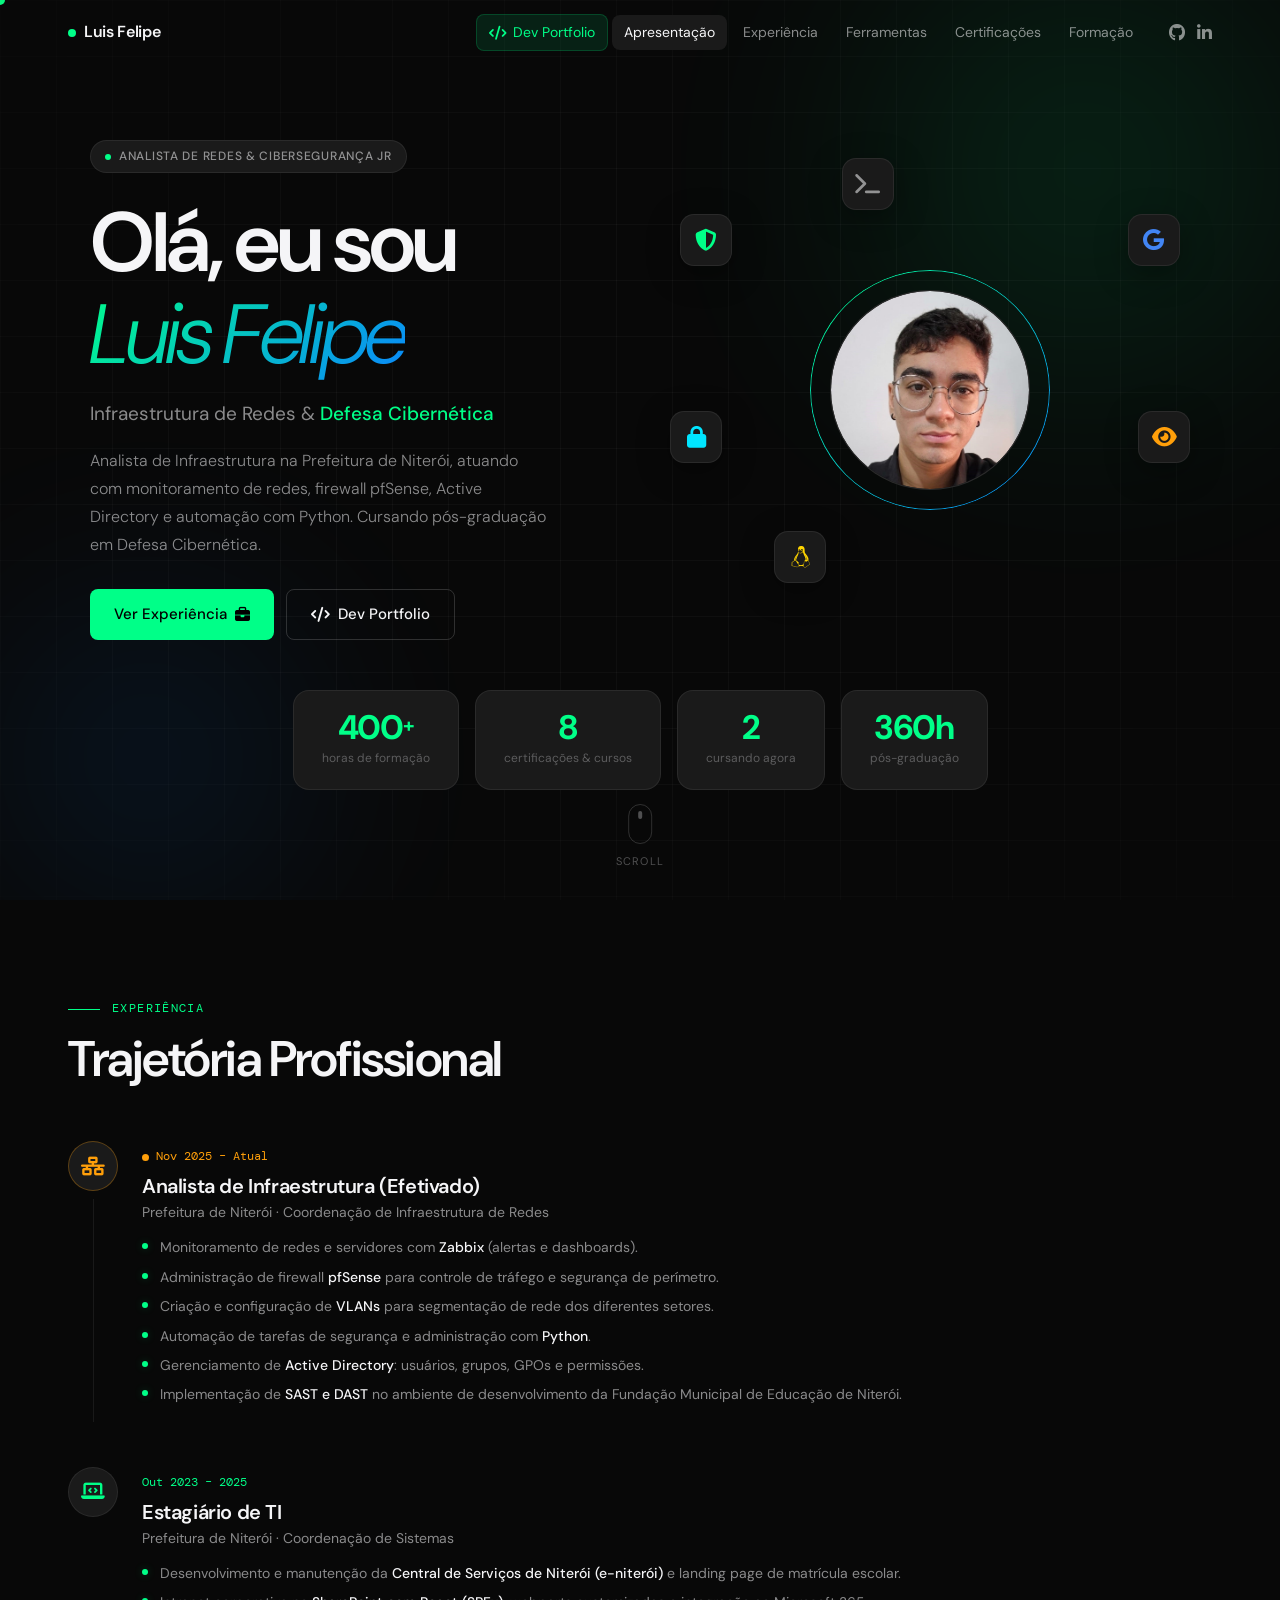
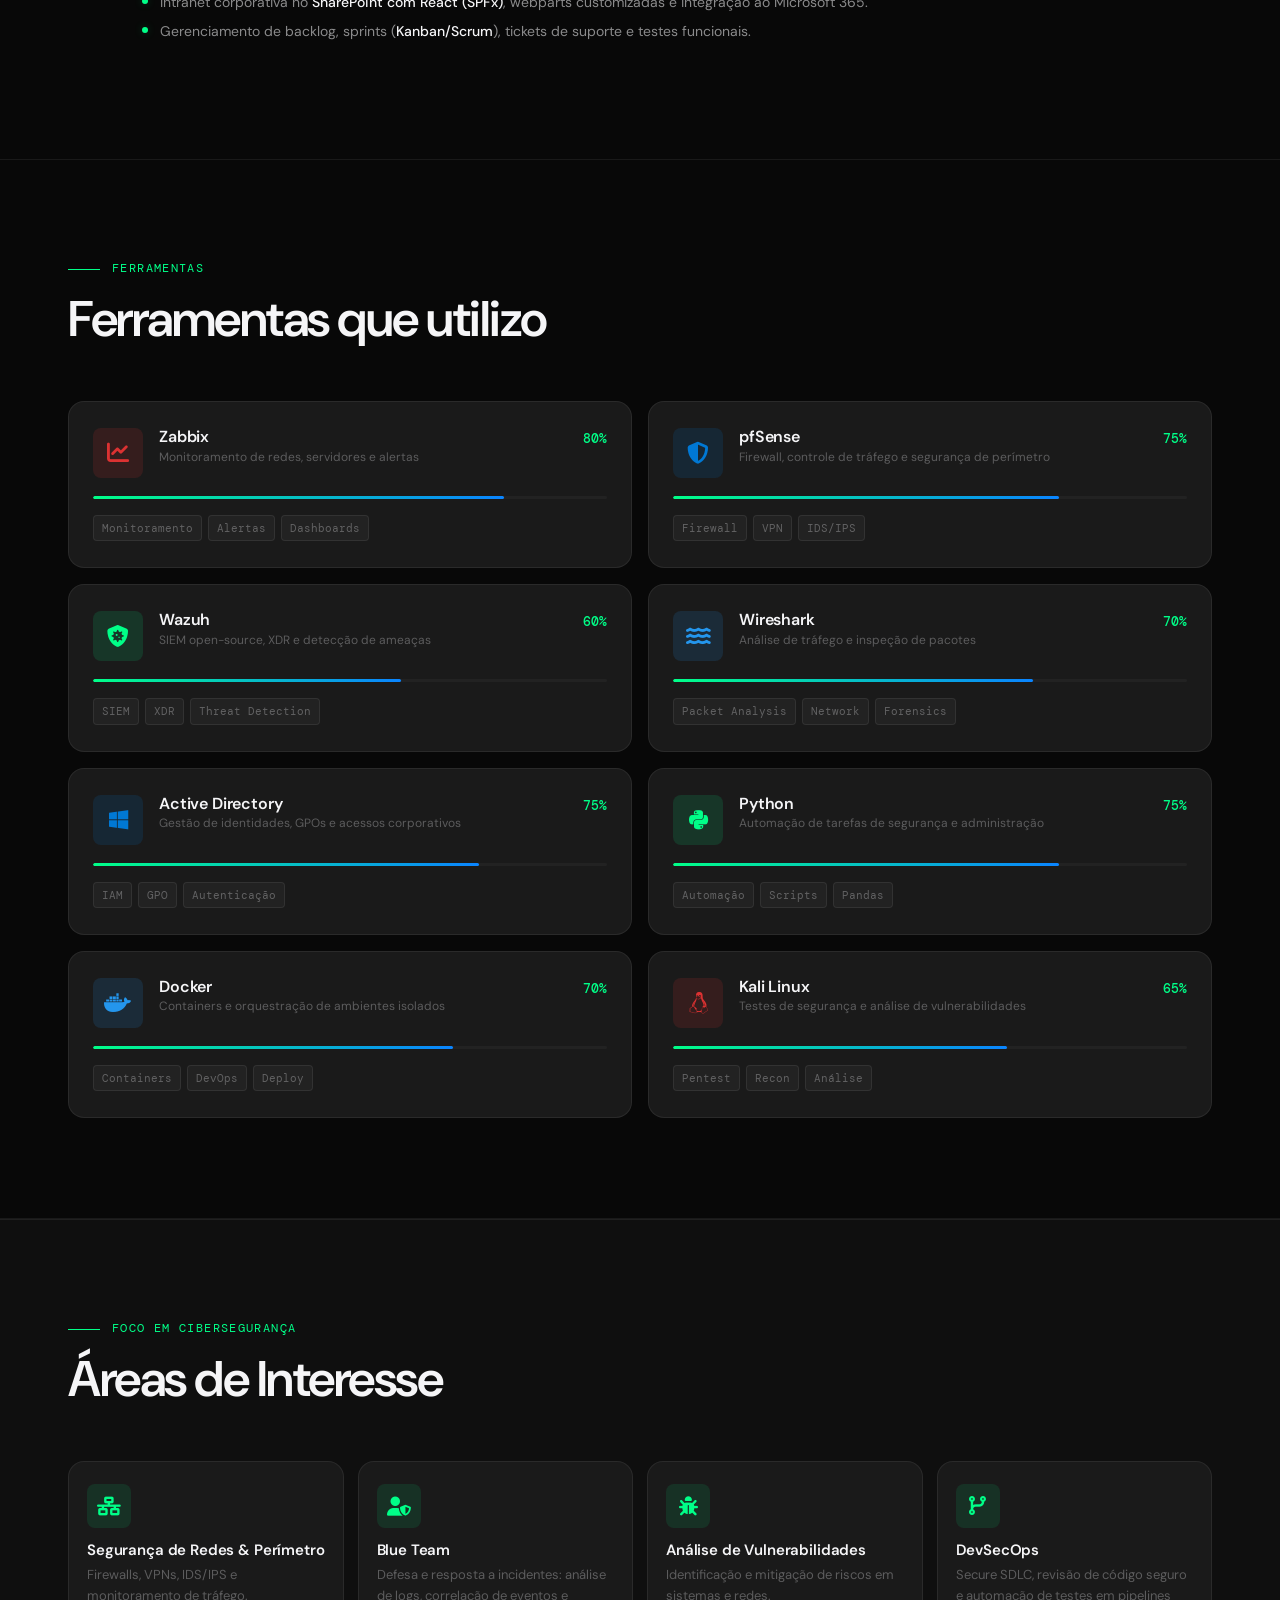
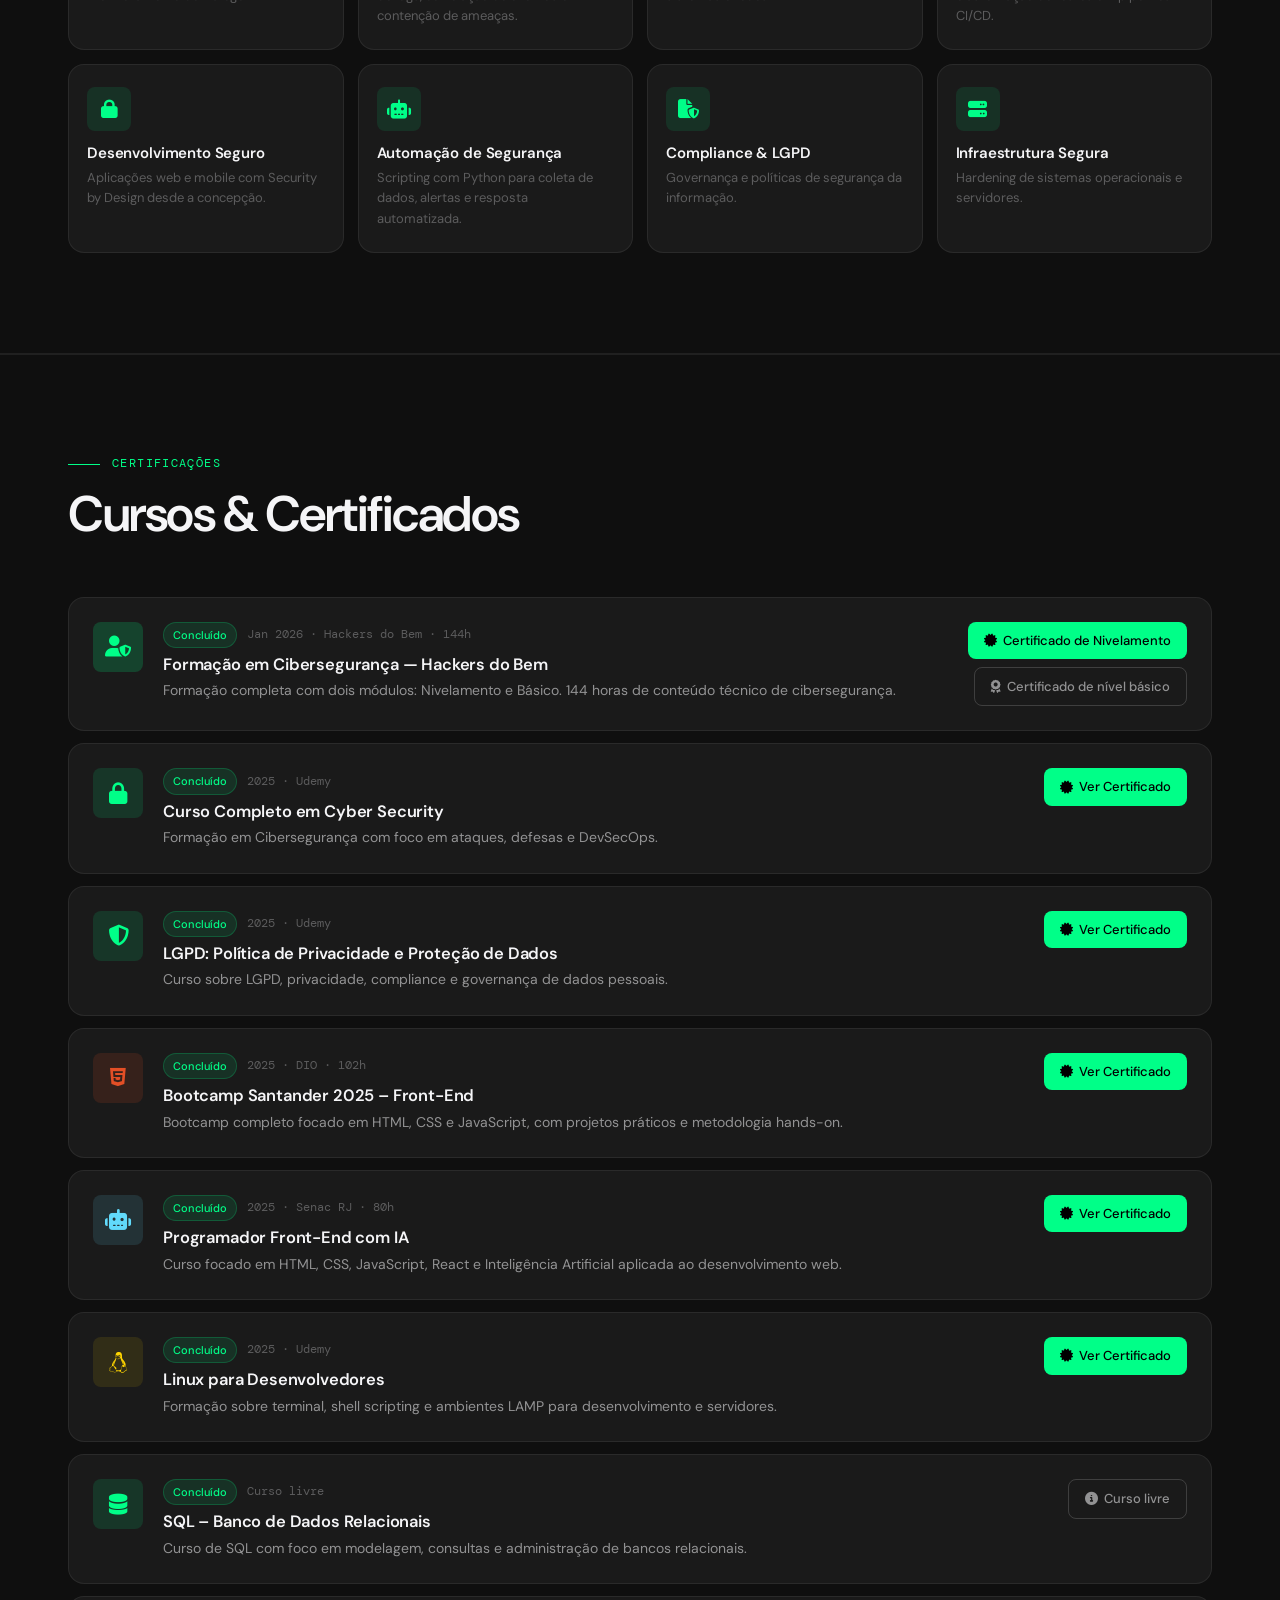
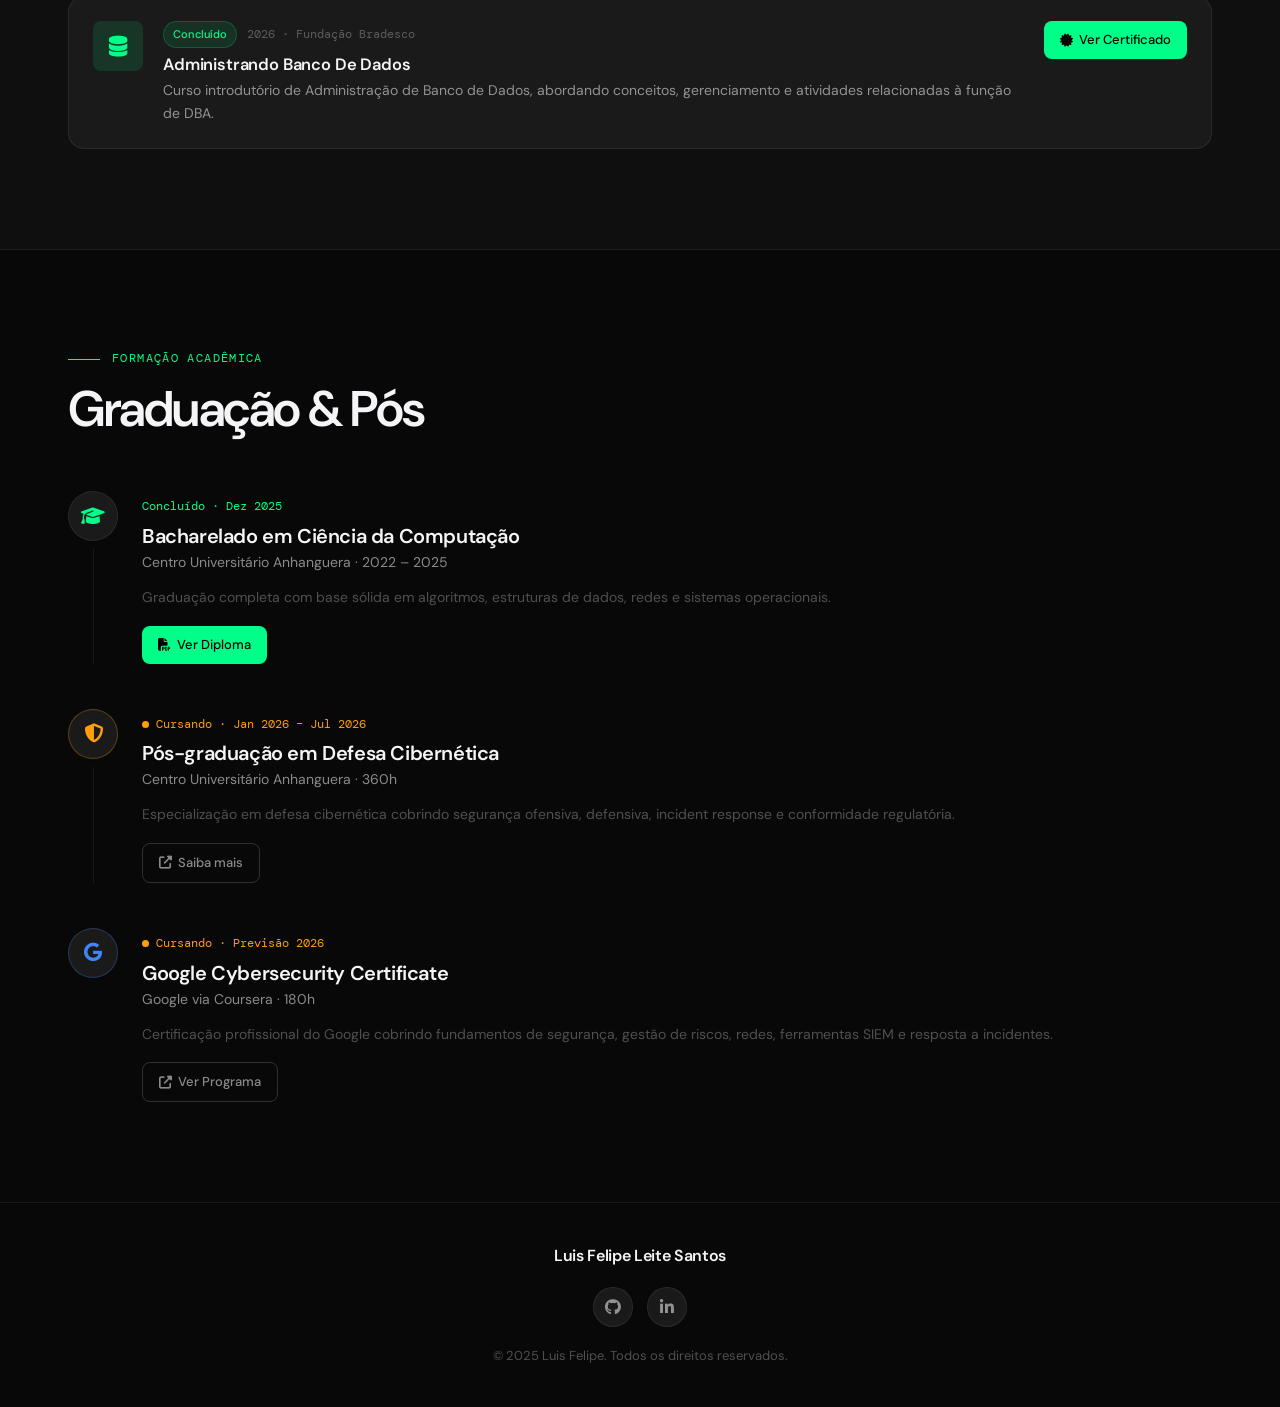
<file: security.html>
<!DOCTYPE html>
<html lang="pt-br">
<head>
  <meta charset="UTF-8">
  <meta name="viewport" content="width=device-width, initial-scale=1.0">
  <title>Luis Felipe — Segurança & Certificações</title>
  <meta name="description" content="Analista de Redes e Cibersegurança Jr — Certificações, ferramentas e formação de Luis Felipe Leite Santos">
  <link rel="preconnect" href="https://fonts.googleapis.com">
  <link rel="preconnect" href="https://fonts.gstatic.com" crossorigin>
  <link href="https://fonts.googleapis.com/css2?family=DM+Sans:ital,opsz,wght@0,9..40,300;0,9..40,400;0,9..40,500;0,9..40,600;1,9..40,300&family=DM+Mono:wght@400;500&display=swap" rel="stylesheet">
  <link rel="stylesheet" href="https://cdnjs.cloudflare.com/ajax/libs/font-awesome/6.4.0/css/all.min.css">
  <link rel="stylesheet" href="./css/style.css">
  <link rel="stylesheet" href="./css/resp.css">
</head>
<body class="page--security">
  <div class="cursor" id="cursor"></div>

  <!-- HEADER -->
  <header class="header" id="header">
    <div class="nav-container">
      <div class="nav-logo">
        <span class="logo-dot logo-dot--sec"></span>
        <span>Luis Felipe</span>
      </div>
      <nav class="nav-links" id="navLinks">
        <a href="index.html" class="nav-link nav-link--switch">
          <i class="fas fa-code"></i> Dev Portfolio
        </a>
        <a href="#home"        class="nav-link active">Apresentação</a>
        <a href="#experience"  class="nav-link">Experiência</a>
        <a href="#sec-tools"   class="nav-link">Ferramentas</a>
        <a href="#certs"       class="nav-link">Certificações</a>
        <a href="#education"   class="nav-link">Formação</a>
      </nav>
      <div class="nav-socials">
        <a href="https://github.com/Luisbmth"  target="_blank" rel="noopener noreferrer" aria-label="GitHub"><i class="fab fa-github"></i></a>
        <a href="https://www.linkedin.com/in/luis-felipe-371638280/" target="_blank" rel="noopener noreferrer" aria-label="LinkedIn"><i class="fab fa-linkedin-in"></i></a>
      </div>
      <button class="hamburger" id="hamburger" aria-label="Menu">
        <span></span><span></span><span></span>
      </button>
    </div>
    <div class="mobile-menu" id="mobileMenu">
      <a href="index.html"   class="mobile-link">Dev Portfolio</a>
      <a href="#home"        class="mobile-link">Apresentação</a>
      <a href="#experience"  class="mobile-link">Experiência</a>
      <a href="#sec-tools"   class="mobile-link">Ferramentas</a>
      <a href="#certs"       class="mobile-link">Certificações</a>
      <a href="#education"   class="mobile-link">Formação</a>
    </div>
  </header>

  <main>
    <!-- ══ HERO SECURITY ══ -->
    <section id="home" class="hero hero--sec">
      <div class="hero-bg">
        <div class="hero-orb hero-orb--sec1"></div>
        <div class="hero-orb hero-orb--sec2"></div>
        <div class="hero-grid"></div>
      </div>

      <div class="hero-inner">
        <div class="hero-text">
          <div class="hero-eyebrow reveal">
            <span class="eyebrow-dot eyebrow-dot--sec"></span>
            <span>Analista de Redes &amp; Cibersegurança Jr</span>
          </div>

          <h1 class="hero-title reveal reveal--d1">
            Olá, eu sou<br>
            <em>Luis Felipe</em>
          </h1>

          <p class="hero-role reveal reveal--d2">
            Infraestrutura de Redes &amp; <span class="role-highlight">Defesa Cibernética</span>
          </p>

          <p class="hero-desc reveal reveal--d3">
            Analista de Infraestrutura na Prefeitura de Niterói, atuando com monitoramento de redes, firewall pfSense, Active Directory e automação com Python. Cursando pós-graduação em Defesa Cibernética.
          </p>

          <div class="hero-actions reveal reveal--d4">
            <a href="#experience" class="btn btn--sec">Ver Experiência <i class="fas fa-briefcase"></i></a>
            <a href="index.html" class="btn btn--ghost">
              <i class="fas fa-code"></i> Dev Portfolio
            </a>
          </div>
        </div>

        <div class="hero-visual reveal reveal--d2">
          <div class="avatar-wrap">
            <div class="avatar-ring avatar-ring--sec"></div>
            <div class="avatar-placeholder">
              <img src="./img/Luis_Felipe.jpeg" alt="Luis Felipe" class="avatar-img">
            </div>
          </div>

          <div class="float-icon float-icon--shield" style="--delay:0s">  <i class="fas fa-shield-alt"></i></div>
          <div class="float-icon float-icon--lock"   style="--delay:0.5s"><i class="fas fa-lock"></i></div>
          <div class="float-icon float-icon--linux"  style="--delay:1s">  <i class="fab fa-linux"></i></div>
          <div class="float-icon float-icon--google" style="--delay:1.5s"><i class="fab fa-google"></i></div>
          <div class="float-icon float-icon--eye"    style="--delay:2s">  <i class="fas fa-eye"></i></div>
          <div class="float-icon float-icon--code"   style="--delay:2.5s"><i class="fas fa-terminal"></i></div>
        </div>
      </div>

      <!-- Stats -->
      <div class="sec-stats reveal reveal--d5">
        <div class="stat-chip">
          <span class="stat-n">400<span class="stat-plus">+</span></span>
          <span class="stat-l">horas de formação</span>
        </div>
        <div class="stat-chip">
          <span class="stat-n">8</span>
          <span class="stat-l">certificações &amp; cursos</span>
        </div>
        <div class="stat-chip">
          <span class="stat-n">2</span>
          <span class="stat-l">cursando agora</span>
        </div>
        <div class="stat-chip">
          <span class="stat-n">360h</span>
          <span class="stat-l">pós-graduação</span>
        </div>
      </div>

      <div class="hero-scroll">
        <div class="scroll-indicator"><div class="scroll-wheel"></div></div>
        <span>Scroll</span>
      </div>
    </section>

    <!-- ══ EXPERIÊNCIA PROFISSIONAL ══ -->
    <section id="experience" class="experience">
      <div class="section-container">
        <div class="section-label section-label--sec">
          <span class="label-line label-line--sec"></span>
          <span>Experiência</span>
        </div>
        <h2 class="section-title">Trajetória Profissional</h2>

        <div class="edu-timeline">

          <div class="edu-card">
            <div class="edu-left">
              <div class="edu-icon edu-icon--progress"><i class="fas fa-network-wired"></i></div>
              <div class="edu-line"></div>
            </div>
            <div class="edu-content">
              <div class="edu-badge edu-badge--progress">
                <span class="badge-pulse"></span> Nov 2025 – Atual
              </div>
              <h3 class="edu-title">Analista de Infraestrutura (Efetivado)</h3>
              <p class="edu-inst">Prefeitura de Niterói · Coordenação de Infraestrutura de Redes</p>
              <ul class="exp-list">
                <li>Monitoramento de redes e servidores com <strong>Zabbix</strong> (alertas e dashboards).</li>
                <li>Administração de firewall <strong>pfSense</strong> para controle de tráfego e segurança de perímetro.</li>
                <li>Criação e configuração de <strong>VLANs</strong> para segmentação de rede dos diferentes setores.</li>
                <li>Automação de tarefas de segurança e administração com <strong>Python</strong>.</li>
                <li>Gerenciamento de <strong>Active Directory</strong>: usuários, grupos, GPOs e permissões.</li>
                <li>Implementação de <strong>SAST e DAST</strong> no ambiente de desenvolvimento da Fundação Municipal de Educação de Niterói.</li>
              </ul>
            </div>
          </div>

          <div class="edu-card">
            <div class="edu-left">
              <div class="edu-icon"><i class="fas fa-laptop-code"></i></div>
            </div>
            <div class="edu-content">
              <div class="edu-badge">Out 2023 – 2025</div>
              <h3 class="edu-title">Estagiário de TI</h3>
              <p class="edu-inst">Prefeitura de Niterói · Coordenação de Sistemas</p>
              <ul class="exp-list">
                <li>Desenvolvimento e manutenção da <strong>Central de Serviços de Niterói (e-niterói)</strong> e landing page de matrícula escolar.</li>
                <li>Intranet corporativa no <strong>SharePoint com React (SPFx)</strong>, webparts customizadas e integração ao Microsoft 365.</li>
                <li>Gerenciamento de backlog, sprints (<strong>Kanban/Scrum</strong>), tickets de suporte e testes funcionais.</li>
              </ul>
            </div>
          </div>

        </div>
      </div>
    </section>

    <!-- ══ FERRAMENTAS DE SEGURANÇA ══ -->
    <section id="sec-tools" class="sec-tools">
      <div class="section-container">
        <div class="section-label section-label--sec">
          <span class="label-line label-line--sec"></span>
          <span>Ferramentas</span>
        </div>
        <h2 class="section-title">Ferramentas que utilizo</h2>

        <div class="sec-tools-grid">

          <!-- Zabbix -->
          <div class="sec-tool-card">
            <div class="sec-tool-header">
              <div class="sec-tool-icon sec-tool-icon--zabbix">
                <i class="fas fa-chart-line"></i>
              </div>
              <div class="sec-tool-info">
                <h3 class="sec-tool-name">Zabbix</h3>
                <p class="sec-tool-sub">Monitoramento de redes, servidores e alertas</p>
              </div>
              <span class="sec-tool-pct">80%</span>
            </div>
            <div class="sec-tool-bar">
              <div class="sec-tool-fill" data-w="80"></div>
            </div>
            <div class="sec-tool-tags">
              <span>Monitoramento</span><span>Alertas</span><span>Dashboards</span>
            </div>
          </div>

          <!-- pfSense -->
          <div class="sec-tool-card">
            <div class="sec-tool-header">
              <div class="sec-tool-icon sec-tool-icon--ad">
                <i class="fas fa-shield-halved"></i>
              </div>
              <div class="sec-tool-info">
                <h3 class="sec-tool-name">pfSense</h3>
                <p class="sec-tool-sub">Firewall, controle de tráfego e segurança de perímetro</p>
              </div>
              <span class="sec-tool-pct">75%</span>
            </div>
            <div class="sec-tool-bar">
              <div class="sec-tool-fill" data-w="75"></div>
            </div>
            <div class="sec-tool-tags">
              <span>Firewall</span><span>VPN</span><span>IDS/IPS</span>
            </div>
          </div>

          <!-- Wazuh -->
          <div class="sec-tool-card">
            <div class="sec-tool-header">
              <div class="sec-tool-icon sec-tool-icon--wazuh">
                <i class="fas fa-shield-virus"></i>
              </div>
              <div class="sec-tool-info">
                <h3 class="sec-tool-name">Wazuh</h3>
                <p class="sec-tool-sub">SIEM open-source, XDR e detecção de ameaças</p>
              </div>
              <span class="sec-tool-pct">60%</span>
            </div>
            <div class="sec-tool-bar">
              <div class="sec-tool-fill" data-w="60"></div>
            </div>
            <div class="sec-tool-tags">
              <span>SIEM</span><span>XDR</span><span>Threat Detection</span>
            </div>
          </div>

          <!-- Wireshark -->
          <div class="sec-tool-card">
            <div class="sec-tool-header">
              <div class="sec-tool-icon sec-tool-icon--docker">
                <i class="fas fa-water"></i>
              </div>
              <div class="sec-tool-info">
                <h3 class="sec-tool-name">Wireshark</h3>
                <p class="sec-tool-sub">Análise de tráfego e inspeção de pacotes</p>
              </div>
              <span class="sec-tool-pct">70%</span>
            </div>
            <div class="sec-tool-bar">
              <div class="sec-tool-fill" data-w="70"></div>
            </div>
            <div class="sec-tool-tags">
              <span>Packet Analysis</span><span>Network</span><span>Forensics</span>
            </div>
          </div>

          <!-- Active Directory -->
          <div class="sec-tool-card">
            <div class="sec-tool-header">
              <div class="sec-tool-icon sec-tool-icon--ad">
                <i class="fab fa-windows"></i>
              </div>
              <div class="sec-tool-info">
                <h3 class="sec-tool-name">Active Directory</h3>
                <p class="sec-tool-sub">Gestão de identidades, GPOs e acessos corporativos</p>
              </div>
              <span class="sec-tool-pct">75%</span>
            </div>
            <div class="sec-tool-bar">
              <div class="sec-tool-fill" data-w="75"></div>
            </div>
            <div class="sec-tool-tags">
              <span>IAM</span><span>GPO</span><span>Autenticação</span>
            </div>
          </div>

          <!-- Python -->
          <div class="sec-tool-card">
            <div class="sec-tool-header">
              <div class="sec-tool-icon sec-tool-icon--wazuh">
                <i class="fab fa-python"></i>
              </div>
              <div class="sec-tool-info">
                <h3 class="sec-tool-name">Python</h3>
                <p class="sec-tool-sub">Automação de tarefas de segurança e administração</p>
              </div>
              <span class="sec-tool-pct">75%</span>
            </div>
            <div class="sec-tool-bar">
              <div class="sec-tool-fill" data-w="75"></div>
            </div>
            <div class="sec-tool-tags">
              <span>Automação</span><span>Scripts</span><span>Pandas</span>
            </div>
          </div>

          <!-- Docker -->
          <div class="sec-tool-card">
            <div class="sec-tool-header">
              <div class="sec-tool-icon sec-tool-icon--docker">
                <i class="fab fa-docker"></i>
              </div>
              <div class="sec-tool-info">
                <h3 class="sec-tool-name">Docker</h3>
                <p class="sec-tool-sub">Containers e orquestração de ambientes isolados</p>
              </div>
              <span class="sec-tool-pct">70%</span>
            </div>
            <div class="sec-tool-bar">
              <div class="sec-tool-fill" data-w="70"></div>
            </div>
            <div class="sec-tool-tags">
              <span>Containers</span><span>DevOps</span><span>Deploy</span>
            </div>
          </div>

          <!-- Kali Linux -->
          <div class="sec-tool-card">
            <div class="sec-tool-header">
              <div class="sec-tool-icon sec-tool-icon--zabbix">
                <i class="fab fa-linux"></i>
              </div>
              <div class="sec-tool-info">
                <h3 class="sec-tool-name">Kali Linux</h3>
                <p class="sec-tool-sub">Testes de segurança e análise de vulnerabilidades</p>
              </div>
              <span class="sec-tool-pct">65%</span>
            </div>
            <div class="sec-tool-bar">
              <div class="sec-tool-fill" data-w="65"></div>
            </div>
            <div class="sec-tool-tags">
              <span>Pentest</span><span>Recon</span><span>Análise</span>
            </div>
          </div>

        </div>
      </div>
    </section>

    <!-- ══ ÁREAS DE INTERESSE ══ -->
    <section id="interests" class="interests">
      <div class="section-container">
        <div class="section-label section-label--sec">
          <span class="label-line label-line--sec"></span>
          <span>Foco em Cibersegurança</span>
        </div>
        <h2 class="section-title">Áreas de Interesse</h2>

        <div class="interests-grid">
          <div class="interest-card">
            <div class="interest-icon"><i class="fas fa-network-wired"></i></div>
            <h3>Segurança de Redes &amp; Perímetro</h3>
            <p>Firewalls, VPNs, IDS/IPS e monitoramento de tráfego.</p>
          </div>
          <div class="interest-card">
            <div class="interest-icon"><i class="fas fa-user-shield"></i></div>
            <h3>Blue Team</h3>
            <p>Defesa e resposta a incidentes: análise de logs, correlação de eventos e contenção de ameaças.</p>
          </div>
          <div class="interest-card">
            <div class="interest-icon"><i class="fas fa-bug"></i></div>
            <h3>Análise de Vulnerabilidades</h3>
            <p>Identificação e mitigação de riscos em sistemas e redes.</p>
          </div>
          <div class="interest-card">
            <div class="interest-icon"><i class="fas fa-code-branch"></i></div>
            <h3>DevSecOps</h3>
            <p>Secure SDLC, revisão de código seguro e automação de testes em pipelines CI/CD.</p>
          </div>
          <div class="interest-card">
            <div class="interest-icon"><i class="fas fa-lock"></i></div>
            <h3>Desenvolvimento Seguro</h3>
            <p>Aplicações web e mobile com Security by Design desde a concepção.</p>
          </div>
          <div class="interest-card">
            <div class="interest-icon"><i class="fas fa-robot"></i></div>
            <h3>Automação de Segurança</h3>
            <p>Scripting com Python para coleta de dados, alertas e resposta automatizada.</p>
          </div>
          <div class="interest-card">
            <div class="interest-icon"><i class="fas fa-file-shield"></i></div>
            <h3>Compliance &amp; LGPD</h3>
            <p>Governança e políticas de segurança da informação.</p>
          </div>
          <div class="interest-card">
            <div class="interest-icon"><i class="fas fa-server"></i></div>
            <h3>Infraestrutura Segura</h3>
            <p>Hardening de sistemas operacionais e servidores.</p>
          </div>
        </div>
      </div>
    </section>

    <!-- ══ CERTIFICAÇÕES ══ -->
    <section id="certs" class="certs">
      <div class="section-container">
        <div class="section-label section-label--sec">
          <span class="label-line label-line--sec"></span>
          <span>Certificações</span>
        </div>
        <h2 class="section-title">Cursos &amp; Certificados</h2>

        <div class="cert-list">

          <div class="cert-card">
            <div class="cert-icon cert-icon--hdb"><i class="fas fa-user-shield"></i></div>
            <div class="cert-body">
              <div class="cert-meta">
                <span class="cert-tag cert-tag--done">Concluído</span>
                <span class="cert-year">Jan 2026 &middot; Hackers do Bem &middot; 144h</span>
              </div>
              <h3 class="cert-title">Formação em Cibersegurança — Hackers do Bem</h3>
              <p class="cert-desc">Formação completa com dois módulos: Nivelamento e Básico. 144 horas de conteúdo técnico de cibersegurança.</p>
            </div>
            <div class="cert-action cert-action--multi">
              <a href="./assets/certificados/Certificado_-_Nivelamento.pdf" target="_blank" rel="noopener noreferrer" class="cert-btn">
                <i class="fas fa-certificate"></i> Certificado de Nivelamento
              </a>
              <a href="./assets/certificados/Certificado_-_Basico.pdf" target="_blank" rel="noopener noreferrer" class="cert-btn cert-btn--ghost">
                <i class="fas fa-award"></i> Certificado de nível básico
              </a>
            </div>
          </div>

          <div class="cert-card">
            <div class="cert-icon cert-icon--sec"><i class="fas fa-lock"></i></div>
            <div class="cert-body">
              <div class="cert-meta">
                <span class="cert-tag cert-tag--done">Concluído</span>
                <span class="cert-year">2025 &middot; Udemy</span>
              </div>
              <h3 class="cert-title">Curso Completo em Cyber Security</h3>
              <p class="cert-desc">Formação em Cibersegurança com foco em ataques, defesas e DevSecOps.</p>
            </div>
            <div class="cert-action">
              <a href="https://www.udemy.com/certificate/UC-ad2d97c5-f6c3-4ffe-9617-f78f0c2161d4/" target="_blank" rel="noopener noreferrer" class="cert-btn">
                <i class="fas fa-certificate"></i> Ver Certificado
              </a>
            </div>
          </div>

          <div class="cert-card">
            <div class="cert-icon cert-icon--sec"><i class="fas fa-shield-alt"></i></div>
            <div class="cert-body">
              <div class="cert-meta">
                <span class="cert-tag cert-tag--done">Concluído</span>
                <span class="cert-year">2025 &middot; Udemy</span>
              </div>
              <h3 class="cert-title">LGPD: Política de Privacidade e Proteção de Dados</h3>
              <p class="cert-desc">Curso sobre LGPD, privacidade, compliance e governança de dados pessoais.</p>
            </div>
            <div class="cert-action">
              <a href="https://www.udemy.com/certificate/UC-b115bb2a-4f89-4484-aa19-03bc582af520/" target="_blank" rel="noopener noreferrer" class="cert-btn">
                <i class="fas fa-certificate"></i> Ver Certificado
              </a>
            </div>
          </div>

          <div class="cert-card">
            <div class="cert-icon cert-icon--dev"><i class="fab fa-html5"></i></div>
            <div class="cert-body">
              <div class="cert-meta">
                <span class="cert-tag cert-tag--done">Concluído</span>
                <span class="cert-year">2025 &middot; DIO &middot; 102h</span>
              </div>
              <h3 class="cert-title">Bootcamp Santander 2025 – Front-End</h3>
              <p class="cert-desc">Bootcamp completo focado em HTML, CSS e JavaScript, com projetos práticos e metodologia hands-on.</p>
            </div>
            <div class="cert-action">
              <a href="https://hermes.dio.me/certificates/GQL2K1IU.pdf" target="_blank" rel="noopener noreferrer" class="cert-btn">
                <i class="fas fa-certificate"></i> Ver Certificado
              </a>
            </div>
          </div>

          <div class="cert-card">
            <div class="cert-icon cert-icon--ai"><i class="fas fa-robot"></i></div>
            <div class="cert-body">
              <div class="cert-meta">
                <span class="cert-tag cert-tag--done">Concluído</span>
                <span class="cert-year">2025 &middot; Senac RJ &middot; 80h</span>
              </div>
              <h3 class="cert-title">Programador Front-End com IA</h3>
              <p class="cert-desc">Curso focado em HTML, CSS, JavaScript, React e Inteligência Artificial aplicada ao desenvolvimento web.</p>
            </div>
            <div class="cert-action">
              <a href="assets/certificados/LUIS%20FELIPE%20LEITE%20SANTOS-PROGRAMADOR%20FRONT-END%20COM%20IA%20-%20Certificado-VersaoImpressao.pdf" target="_blank" rel="noopener noreferrer" class="cert-btn">
                <i class="fas fa-certificate"></i> Ver Certificado
              </a>
            </div>
          </div>

          <div class="cert-card">
            <div class="cert-icon cert-icon--linux"><i class="fab fa-linux"></i></div>
            <div class="cert-body">
              <div class="cert-meta">
                <span class="cert-tag cert-tag--done">Concluído</span>
                <span class="cert-year">2025 &middot; Udemy</span>
              </div>
              <h3 class="cert-title">Linux para Desenvolvedores</h3>
              <p class="cert-desc">Formação sobre terminal, shell scripting e ambientes LAMP para desenvolvimento e servidores.</p>
            </div>
            <div class="cert-action">
              <a href="https://www.udemy.com/certificate/UC-3af9c1f5-0ff1-4800-9f6e-d4a3928b6f5c/" target="_blank" rel="noopener noreferrer" class="cert-btn">
                <i class="fas fa-certificate"></i> Ver Certificado
              </a>
            </div>
          </div>

          <div class="cert-card">
            <div class="cert-icon cert-icon--sec"><i class="fas fa-database"></i></div>
            <div class="cert-body">
              <div class="cert-meta">
                <span class="cert-tag cert-tag--done">Concluído</span>
                <span class="cert-year">Curso livre</span>
              </div>
              <h3 class="cert-title">SQL – Banco de Dados Relacionais</h3>
              <p class="cert-desc">Curso de SQL com foco em modelagem, consultas e administração de bancos relacionais.</p>
            </div>
            <div class="cert-action">
              <a href="#" class="cert-btn cert-btn--ghost">
                <i class="fas fa-info-circle"></i> Curso livre
              </a>
            </div>
          </div>

          <div class="cert-card">
            <div class="cert-icon cert-icon--sec"><i class="fas fa-database"></i></div>
            <div class="cert-body">
              <div class="cert-meta">
                <span class="cert-tag cert-tag--done">Concluído</span>
                <span class="cert-year">2026 &middot; Fundação Bradesco</span>
              </div>
              <h3 class="cert-title">Administrando Banco De Dados</h3>
              <p class="cert-desc">Curso introdutório de Administração de Banco de Dados, abordando conceitos, gerenciamento e atividades relacionadas à função de DBA.</p>
            </div>
            <div class="cert-action">
              <a href="./assets/certificados/Certificado_bd.pdf" target="_blank" rel="noopener noreferrer" class="cert-btn">
                <i class="fas fa-certificate"></i> Ver Certificado
              </a>
            </div>
          </div>

        </div>
      </div>
    </section>

    <!-- ══ FORMAÇÃO ══ -->
    <section id="education" class="education">
      <div class="section-container">
        <div class="section-label section-label--sec">
          <span class="label-line label-line--sec"></span>
          <span>Formação Acadêmica</span>
        </div>
        <h2 class="section-title">Graduação &amp; Pós</h2>

        <div class="edu-timeline">

          <div class="edu-card">
            <div class="edu-left">
              <div class="edu-icon"><i class="fas fa-graduation-cap"></i></div>
              <div class="edu-line"></div>
            </div>
            <div class="edu-content">
              <div class="edu-badge">Concluído · Dez 2025</div>
              <h3 class="edu-title">Bacharelado em Ciência da Computação</h3>
              <p class="edu-inst">Centro Universitário Anhanguera · 2022 – 2025</p>
              <p class="edu-desc">Graduação completa com base sólida em algoritmos, estruturas de dados, redes e sistemas operacionais.</p>
              <a href="./assets/certificados/DiplomaDigital.pdf" target="_blank" rel="noopener noreferrer" class="cert-btn">
                <i class="fas fa-file-pdf"></i> Ver Diploma
              </a>
            </div>
          </div>

          <div class="edu-card">
            <div class="edu-left">
              <div class="edu-icon edu-icon--progress"><i class="fas fa-shield-alt"></i></div>
              <div class="edu-line"></div>
            </div>
            <div class="edu-content">
              <div class="edu-badge edu-badge--progress">
                <span class="badge-pulse"></span> Cursando · Jan 2026 – Jul 2026
              </div>
              <h3 class="edu-title">Pós-graduação em Defesa Cibernética</h3>
              <p class="edu-inst">Centro Universitário Anhanguera · 360h</p>
              <p class="edu-desc">Especialização em defesa cibernética cobrindo segurança ofensiva, defensiva, incident response e conformidade regulatória.</p>
              <a href="https://www.anhanguera.com/curso/pos-graduacao/defesa-cibernetica/" target="_blank" rel="noopener noreferrer" class="cert-btn cert-btn--ghost">
                <i class="fas fa-external-link-alt"></i> Saiba mais
              </a>
            </div>
          </div>

          <div class="edu-card">
            <div class="edu-left">
              <div class="edu-icon edu-icon--progress edu-icon--google"><i class="fab fa-google"></i></div>
            </div>
            <div class="edu-content">
              <div class="edu-badge edu-badge--progress">
                <span class="badge-pulse"></span> Cursando · Previsão 2026
              </div>
              <h3 class="edu-title">Google Cybersecurity Certificate</h3>
              <p class="edu-inst">Google via Coursera · 180h</p>
              <p class="edu-desc">Certificação profissional do Google cobrindo fundamentos de segurança, gestão de riscos, redes, ferramentas SIEM e resposta a incidentes.</p>
              <a href="https://www.coursera.org/professional-certificates/google-cybersecurity" target="_blank" rel="noopener noreferrer" class="cert-btn cert-btn--ghost">
                <i class="fas fa-external-link-alt"></i> Ver Programa
              </a>
            </div>
          </div>

        </div>
      </div>
    </section>
  </main>

  <footer class="footer">
    <div class="footer-inner">
      <p class="footer-name">Luis Felipe Leite Santos</p>
      <div class="footer-links">
        <a href="https://github.com/Luisbmth"  target="_blank" rel="noopener noreferrer"><i class="fab fa-github"></i></a>
        <a href="https://www.linkedin.com/in/luis-felipe-371638280/" target="_blank" rel="noopener noreferrer"><i class="fab fa-linkedin-in"></i></a>
      </div>
      <p class="footer-copy">© 2025 Luis Felipe. Todos os direitos reservados.</p>
    </div>
  </footer>

  <a href="#" class="back-top" id="backTop" aria-label="Voltar ao topo"><i class="fas fa-arrow-up"></i></a>
  <script src="./js/scripts.js"></script>
</body>
</html>
</file>
<file: css/style.css>
/* ============================================
   LUIS FELIPE — PORTFOLIO
   style.css  |  Apple-inspired Dark Design
   ============================================ */

:root {
  /* backgrounds */
  --bg:      #080808;
  --bg-2:    #0f0f0f;
  --bg-3:    #161616;
  --surface: #1a1a1a;
  --surface-2: #222;

  /* borders */
  --border:       rgba(255,255,255,0.07);
  --border-hover: rgba(255,255,255,0.16);

  /* text */
  --txt:   #f5f5f7;
  --txt-2: rgba(245,245,247,0.55);
  --txt-3: rgba(245,245,247,0.30);

  /* accents — dev page */
  --accent:      #00e5ff;
  --accent-dim:  rgba(0,229,255,0.10);
  --accent-glow: rgba(0,229,255,0.22);

  /* accents — security page */
  --sec:      #00ff88;
  --sec-dim:  rgba(0,255,136,0.10);
  --sec-glow: rgba(0,255,136,0.22);

  /* misc */
  --radius:    16px;
  --radius-sm:  8px;
  --radius-lg: 24px;
  --ease:      cubic-bezier(0.16, 1, 0.3, 1);
}

/* ── Reset ── */
*, *::before, *::after { box-sizing: border-box; margin: 0; padding: 0; }
html  { font-size: 62.5%; scroll-behavior: smooth; }
body  {
  font-family: 'DM Sans', sans-serif;
  background: var(--bg);
  color: var(--txt);
  font-size: 1.6rem;
  line-height: 1.65;
  overflow-x: hidden;
  -webkit-font-smoothing: antialiased;
}
h1,h2,h3 { line-height: 1.1; }
a   { text-decoration: none; color: inherit; }
ul  { list-style: none; }
img { max-width: 100%; display: block; }

/* ── Cursor ── */
.cursor {
  position: fixed;
  width: 10px; height: 10px;
  background: var(--accent);
  border-radius: 50%;
  pointer-events: none;
  z-index: 9999;
  transform: translate(-50%,-50%);
  transition: width .18s var(--ease), height .18s var(--ease), background .18s;
  mix-blend-mode: difference;
}
.cursor.big { width: 38px; height: 38px; opacity: .5; }
.page--security .cursor { background: var(--sec); }

/* ── Header ── */
.header {
  position: fixed; top: 0; left: 0; width: 100%;
  z-index: 1000;
  padding: 1.4rem 0;
  transition: background .4s var(--ease), backdrop-filter .4s, border-color .4s;
}
.header.scrolled {
  background: rgba(8,8,8,0.88);
  backdrop-filter: blur(20px);
  -webkit-backdrop-filter: blur(20px);
  border-bottom: 1px solid var(--border);
}
.nav-container {
  max-width: 1200px; margin: 0 auto;
  padding: 0 2.8rem;
  display: flex; align-items: center; gap: 2.4rem;
}
.nav-logo {
  display: flex; align-items: center; gap: .8rem;
  font-weight: 600; font-size: 1.6rem; letter-spacing: -.02em;
  white-space: nowrap;
}
.logo-dot {
  width: 8px; height: 8px;
  border-radius: 50%; background: var(--accent); flex-shrink: 0;
}
.logo-dot--sec { background: var(--sec); }

.nav-links { display: flex; align-items: center; gap: .4rem; margin-left: auto; }
.nav-link {
  font-size: 1.4rem; color: var(--txt-2);
  padding: .6rem 1.2rem; border-radius: var(--radius-sm);
  transition: color .2s, background .2s;
  display: flex; align-items: center; gap: .6rem;
}
.nav-link:hover, .nav-link.active { color: var(--txt); background: var(--surface); }
.nav-link--switch {
  background: var(--accent-dim);
  color: var(--accent);
  border: 1px solid rgba(0,229,255,.18);
}
.nav-link--switch:hover { background: var(--accent); color: #000; border-color: transparent; }
.page--security .nav-link--switch {
  background: var(--sec-dim); color: var(--sec);
  border-color: rgba(0,255,136,.18);
}
.page--security .nav-link--switch:hover { background: var(--sec); color: #000; }

.nav-socials { display: flex; align-items: center; gap: 1.2rem; }
.nav-socials a { font-size: 1.7rem; color: var(--txt-2); transition: color .2s; }
.nav-socials a:hover { color: var(--txt); }

/* ── Hamburger ── */
.hamburger {
  display: none;
  flex-direction: column; justify-content: center; align-items: center;
  width: 36px; height: 36px;
  background: var(--surface); border: 1px solid var(--border);
  border-radius: var(--radius-sm); cursor: pointer; gap: 4px;
  margin-left: auto;
}
.hamburger span {
  display: block; width: 16px; height: 2px;
  background: var(--txt); border-radius: 2px;
  transition: transform .3s var(--ease), opacity .2s;
}
.hamburger.open span:nth-child(1) { transform: translateY(6px) rotate(45deg); }
.hamburger.open span:nth-child(2) { opacity: 0; }
.hamburger.open span:nth-child(3) { transform: translateY(-6px) rotate(-45deg); }

/* ── Mobile Menu ── */
.mobile-menu {
  display: none; flex-direction: column;
  background: rgba(8,8,8,.97); backdrop-filter: blur(20px);
  border-top: 1px solid var(--border);
  padding: 1.2rem 2.4rem; gap: .4rem;
}
.mobile-menu.open { display: flex; }
.mobile-link {
  font-size: 1.6rem; padding: 1.1rem 1.4rem;
  border-radius: var(--radius-sm); color: var(--txt-2);
  transition: background .2s, color .2s;
}
.mobile-link:hover { background: var(--surface); color: var(--txt); }

/* ── Reveal Animations ── */
.reveal {
  opacity: 0; transform: translateY(28px);
  transition: opacity .9s var(--ease), transform .9s var(--ease);
}
.reveal.revealed { opacity: 1; transform: none; }
.reveal--d1 { transition-delay: .08s; }
.reveal--d2 { transition-delay: .18s; }
.reveal--d3 { transition-delay: .28s; }
.reveal--d4 { transition-delay: .38s; }
.reveal--d5 { transition-delay: .50s; }

/* ── HERO ── */
.hero {
  min-height: 100svh;
  display: flex; flex-direction: column;
  align-items: center; justify-content: center;
  position: relative; overflow: hidden;
  padding: 11rem 2.8rem 8rem;
}

/* hero bg */
.hero-bg { position: absolute; inset: 0; z-index: 0; overflow: hidden; }
.hero-orb {
  position: absolute; border-radius: 50%;
  filter: blur(90px); opacity: .16;
}
.hero-orb--1 {
  width: 700px; height: 700px;
  background: radial-gradient(circle, #00e5ff 0%, transparent 70%);
  top: -25%; left: -12%;
  animation: orb 22s ease-in-out infinite alternate;
}
.hero-orb--2 {
  width: 500px; height: 500px;
  background: radial-gradient(circle, #7928ca 0%, transparent 70%);
  bottom: -12%; right: -8%;
  animation: orb 16s ease-in-out infinite alternate-reverse;
}
.hero-orb--sec1 {
  width: 700px; height: 700px;
  background: radial-gradient(circle, #00ff88 0%, transparent 70%);
  top: -20%; right: -12%; opacity: .12;
  animation: orb 22s ease-in-out infinite alternate;
}
.hero-orb--sec2 {
  width: 500px; height: 500px;
  background: radial-gradient(circle, #0a84ff 0%, transparent 70%);
  bottom: -12%; left: -8%; opacity: .12;
  animation: orb 16s ease-in-out infinite alternate-reverse;
}
@keyframes orb {
  from { transform: translate(0,0) scale(1); }
  to   { transform: translate(40px,30px) scale(1.06); }
}
.hero-grid {
  position: absolute; inset: 0;
  background-image:
    linear-gradient(var(--border) 1px, transparent 1px),
    linear-gradient(90deg, var(--border) 1px, transparent 1px);
  background-size: 56px 56px;
  mask-image: radial-gradient(ellipse 80% 80% at 50% 50%, black 40%, transparent 100%);
  -webkit-mask-image: radial-gradient(ellipse 80% 80% at 50% 50%, black 40%, transparent 100%);
  opacity: .45;
}

/* hero inner — two columns */
.hero-inner {
  position: relative; z-index: 1;
  width: 100%; max-width: 1100px;
  display: grid; grid-template-columns: 1fr 1fr;
  align-items: center; gap: 6rem;
}
.hero-text { max-width: 560px; }

.hero-eyebrow {
  display: inline-flex; align-items: center; gap: .8rem;
  font-size: 1.2rem; font-weight: 500; text-transform: uppercase; letter-spacing: .06em;
  color: var(--txt-2); background: var(--surface);
  border: 1px solid var(--border); border-radius: 100px;
  padding: .55rem 1.4rem; margin-bottom: 2.4rem;
}
.eyebrow-dot {
  width: 6px; height: 6px; border-radius: 50%; background: var(--accent);
  animation: pulse 2s infinite;
}
.eyebrow-dot--sec { background: var(--sec); }
@keyframes pulse { 0%,100%{opacity:1} 50%{opacity:.25} }

.hero-title {
  font-size: clamp(4.8rem, 7vw, 8.4rem);
  font-weight: 600; letter-spacing: -.04em; margin-bottom: 1.6rem; color: var(--txt);
}
.hero-title em {
  font-style: italic; font-weight: 300;
  background: linear-gradient(135deg, var(--accent) 0%, #7928ca 100%);
  -webkit-background-clip: text; background-clip: text; color: transparent;
}
.hero--sec .hero-title em {
  background: linear-gradient(135deg, var(--sec) 0%, #0a84ff 100%);
  -webkit-background-clip: text; background-clip: text; color: transparent;
}

.hero-role { font-size: 1.9rem; color: var(--txt-2); margin-bottom: 1.8rem; }
.role-highlight { color: var(--accent); font-weight: 500; }
.hero--sec .role-highlight { color: var(--sec); }

.hero-desc {
  font-size: 1.6rem; color: var(--txt-2); line-height: 1.75;
  margin-bottom: 3rem; font-weight: 300; max-width: 460px;
}
.hero-actions { display: flex; gap: 1.2rem; flex-wrap: wrap; }

/* ── AVATAR + FLOATING ICONS ── */
.hero-visual {
  position: relative;
  display: flex; align-items: center; justify-content: center;
  height: 420px;
}

.avatar-img {
  width: 100%;
  height: 100%;
  object-fit: cover;
  object-position: center top;
  border-radius: 100%;
}

.avatar-wrap {
  position: relative;
  width: 220px; height: 220px;
  display: flex; align-items: center; justify-content: center;
}

.avatar-ring {
  position: absolute; inset: -10px;
  border-radius: 50%;
  border: 1.5px solid transparent;
  background: linear-gradient(135deg, var(--accent), #7928ca) border-box;
  -webkit-mask:
    linear-gradient(#fff 0 0) padding-box,
    linear-gradient(#fff 0 0);
  -webkit-mask-composite: destination-out;
  mask-composite: exclude;
  animation: ring-spin 8s linear infinite;
}
.avatar-ring--sec {
  background: linear-gradient(135deg, var(--sec), #0a84ff) border-box;
}
@keyframes ring-spin { to { transform: rotate(360deg); } }

.avatar-placeholder {
  width: 200px; height: 200px;
  border-radius: 50%;
  background: var(--surface);
  border: 1px solid var(--border);
  display: flex; align-items: center; justify-content: center;
  font-size: 7rem; color: var(--txt-3);
  overflow: hidden;
}
.avatar-photo {
  width: 200px; height: 200px;
  border-radius: 50%;
  object-fit: cover;
  border: 2px solid var(--surface-2);
}

/* ── Floating Icons ── */
.float-icon {
  position: absolute;
  width: 52px; height: 52px;
  border-radius: 14px;
  background: var(--surface);
  border: 1px solid var(--border);
  display: flex; align-items: center; justify-content: center;
  font-size: 2.2rem;
  box-shadow: 0 8px 32px rgba(0,0,0,.35);
  animation: float 5s ease-in-out infinite;
  animation-delay: var(--delay, 0s);
  transition: transform .2s, box-shadow .2s;
}
.float-icon:hover { transform: scale(1.15) !important; box-shadow: 0 12px 40px rgba(0,0,0,.5); }

@keyframes float {
  0%,100% { transform: translateY(0); }
  50%      { transform: translateY(-14px); }
}

/* positions — dev page */
.float-icon--html  { top: 8%;  left: 2%;  color: #e34f26; }
.float-icon--css   { top: 55%; left: 0%;  color: #2965f1; }
.float-icon--js    { top: 8%;  right: 2%; color: #f7df1e; }
.float-icon--react { top: 55%; right: 0%; color: #61dafb; }
.float-icon--linux { bottom: 4%; left: 20%; color: #ffd500; }
.float-icon--git   { bottom: 4%; right: 20%; color: #f05133; }

/* positions — security page */
.float-icon--shield { top: 8%;   left: 2%;   color: var(--sec); }
.float-icon--lock   { top: 55%;  left: 0%;   color: #00e5ff; }
.float-icon--google { top: 8%;   right: 2%;  color: #4285f4; }
.float-icon--eye    { top: 55%;  right: 0%;  color: #ff9f0a; }
.float-icon--code   { bottom: 93%; left: 33%; color: var(--txt-2); }

/* ── Stats Row (security hero) ── */
.sec-stats {
  position: relative; z-index: 1;
  display: flex; gap: 1.6rem; justify-content: center; flex-wrap: wrap;
  margin-top: 5rem; width: 100%; max-width: 860px;
}
.stat-chip {
  display: flex; flex-direction: column; align-items: center;
  background: var(--surface); border: 1px solid var(--border);
  border-radius: var(--radius); padding: 2rem 2.8rem;
  min-width: 130px; gap: .4rem;
  transition: border-color .3s, transform .3s var(--ease);
}
.stat-chip:hover { border-color: var(--border-hover); transform: translateY(-4px); }
.stat-n {
  font-size: 3.4rem; font-weight: 700; letter-spacing: -.04em;
  color: var(--sec); line-height: 1;
  display: flex; align-items: flex-start;
}
.stat-plus { font-size: 2rem; margin-top: .4rem; }
.stat-l { font-size: 1.2rem; color: var(--txt-3); text-align: center; }

/* ── Scroll Indicator ── */
.hero-scroll {
  position: absolute; bottom: 3rem; left: 50%; transform: translateX(-50%);
  z-index: 1; display: flex; flex-direction: column; align-items: center; gap: .8rem;
  font-size: 1.1rem; color: var(--txt-3); text-transform: uppercase; letter-spacing: .1em;
  animation: fadeInUp 1s 1.4s var(--ease) both;
}
.scroll-indicator {
  width: 24px; height: 40px;
  border: 1.5px solid var(--border-hover); border-radius: 12px;
  display: flex; justify-content: center; padding-top: 6px;
}
.scroll-wheel {
  width: 4px; height: 8px;
  background: var(--txt-3); border-radius: 2px;
  animation: scrollAnim 2s ease-in-out infinite;
}
@keyframes scrollAnim { 0%{transform:translateY(0);opacity:1} 80%{transform:translateY(12px);opacity:0} 100%{transform:translateY(0);opacity:0} }
@keyframes fadeInUp { from{opacity:0;transform:translate(-50%,10px)} to{opacity:1;transform:translate(-50%,0)} }

/* ── Buttons ── */
.btn {
  display: inline-flex; align-items: center; gap: .8rem;
  padding: 1.2rem 2.4rem; border-radius: var(--radius-sm);
  font-size: 1.5rem; font-weight: 500;
  transition: all .22s var(--ease); cursor: pointer; border: none; white-space: nowrap;
}
.btn--primary { background: var(--accent); color: #000; }
.btn--primary:hover { background: #fff; transform: translateY(-2px); box-shadow: 0 8px 32px var(--accent-glow); }
.btn--sec { background: var(--sec); color: #000; }
.btn--sec:hover { background: #fff; transform: translateY(-2px); box-shadow: 0 8px 32px var(--sec-glow); }
.btn--ghost { background: transparent; color: var(--txt); border: 1px solid var(--border-hover); }
.btn--ghost:hover { border-color: var(--accent); color: var(--accent); transform: translateY(-2px); }
.page--security .btn--ghost:hover { border-color: var(--sec); color: var(--sec); }

/* ── Section Shared ── */
.section-container { max-width: 1200px; margin: 0 auto; padding: 10rem 2.8rem; }
.section-label {
  display: flex; align-items: center; gap: 1.2rem;
  font-size: 1.15rem; text-transform: uppercase; letter-spacing: .12em;
  color: var(--accent); font-family: 'DM Mono', monospace; margin-bottom: 1.4rem;
}
.section-label--sec { color: var(--sec); }
.label-line { display: inline-block; width: 32px; height: 1px; background: var(--accent); }
.label-line--sec { background: var(--sec); }
.section-title {
  font-size: clamp(3rem, 4.5vw, 5rem);
  font-weight: 600; letter-spacing: -.03em;
  color: var(--txt); margin-bottom: 5.6rem; line-height: 1.05;
}

/* ── SKILLS ── */
.skills {
  background: var(--bg-2);
  border-top: 1px solid var(--border);
  border-bottom: 1px solid var(--border);
}
.skills-grid {
  display: grid;
  grid-template-columns: repeat(2, 1fr);
  gap: 1.4rem;
}
.skill-item {
  background: var(--surface); border: 1px solid var(--border);
  border-radius: var(--radius); padding: 2.4rem;
  transition: border-color .3s, transform .3s var(--ease), box-shadow .3s;
  opacity: 0; transform: translateY(20px);
}
.skill-item.in-view {
  opacity: 1; transform: none;
  transition: opacity .6s var(--ease), transform .6s var(--ease), border-color .3s, box-shadow .3s;
}
.skill-item:hover { border-color: var(--border-hover); transform: translateY(-4px); box-shadow: 0 12px 40px rgba(0,0,0,.3); }
.skill-header { display: flex; align-items: flex-start; gap: 1.6rem; margin-bottom: 1.6rem; }
.skill-icon-wrap {
  width: 44px; height: 44px; border-radius: var(--radius-sm);
  display: flex; align-items: center; justify-content: center;
  font-size: 2rem; flex-shrink: 0;
}
.skill-icon-wrap.html  { background: rgba(227,79,38,.14);  color: #e34f26; }
.skill-icon-wrap.css   { background: rgba(41,101,241,.14); color: #2965f1; }
.skill-icon-wrap.js    { background: rgba(247,223,30,.12); color: #f7df1e; }
.skill-icon-wrap.react { background: rgba(97,218,251,.12); color: #61dafb; }
.skill-icon-wrap.git   { background: rgba(240,80,51,.14);  color: #f05133; }
.skill-icon-wrap.tw    { background: rgba(56,189,248,.12); color: #38bdf8; }
.skill-icon-wrap.bs    { background: rgba(121,40,202,.14); color: #7928ca; }
.skill-icon-wrap.linux { background: rgba(255,213,0,.10);  color: #ffd500; }
.skill-info { flex: 1; min-width: 0; }
.skill-name  { font-size: 1.5rem; font-weight: 600; letter-spacing: -.01em; margin-bottom: .2rem; }
.skill-sub   { font-size: 1.2rem; color: var(--txt-3); }
.skill-pct   { font-family: 'DM Mono', monospace; font-size: 1.3rem; color: var(--txt-2); flex-shrink: 0; }
.skill-bar   { height: 3px; background: var(--surface-2); border-radius: 2px; overflow: hidden; }
.skill-fill  {
  height: 100%; width: 0; border-radius: 2px;
  background: linear-gradient(90deg, var(--accent) 0%, #7928ca 100%);
  transition: width 1.3s var(--ease);
}

/* ── PROJECTS ── */
.projects { background: var(--bg); }
.projects-grid {
  display: grid;
  grid-template-columns: repeat(3, 1fr);
  gap: 1.6rem;
}
.project-card--featured { grid-column: span 2; }
.project-card {
  background: var(--surface); border: 1px solid var(--border);
  border-radius: var(--radius); overflow: hidden;
  transition: border-color .3s, transform .35s var(--ease), box-shadow .35s;
}
.project-card:hover { border-color: var(--border-hover); transform: translateY(-7px); box-shadow: 0 24px 64px rgba(0,0,0,.45); }
.project-img  { position: relative; overflow: hidden; aspect-ratio: 16/9; }
.project-img img { width: 100%; height: 100%; object-fit: cover; transition: transform .6s var(--ease); }
.project-card:hover .project-img img { transform: scale(1.07); }
.project-overlay {
  position: absolute; inset: 0;
  background: rgba(0,0,0,.72); backdrop-filter: blur(4px);
  display: flex; align-items: center; justify-content: center;
  opacity: 0; transition: opacity .3s;
}
.project-card:hover .project-overlay { opacity: 1; }
.project-links { display: flex; gap: 1.2rem; }
.plink {
  width: 46px; height: 46px; background: var(--accent); color: #000;
  border-radius: 50%; display: flex; align-items: center; justify-content: center;
  font-size: 1.6rem; transition: transform .2s, background .2s;
}
.plink:hover { transform: scale(1.12); background: #fff; }
.project-body { padding: 2rem 2.4rem 2.4rem; }
.project-num  { font-family: 'DM Mono', monospace; font-size: 1.1rem; color: var(--accent); opacity: .65; margin-bottom: .7rem; }
.project-title{ font-size: 1.9rem; font-weight: 600; letter-spacing: -.02em; margin-bottom: .8rem; }
.project-desc { font-size: 1.4rem; color: var(--txt-2); margin-bottom: 1.6rem; line-height: 1.6; }
.project-tags { display: flex; flex-wrap: wrap; gap: .6rem; }
.project-tags span {
  font-family: 'DM Mono', monospace; font-size: 1.1rem;
  color: var(--txt-3); background: var(--surface-2);
  border: 1px solid var(--border); border-radius: 4px; padding: .3rem .8rem;
}
.more-link { display: flex; justify-content: center; margin-top: 4.4rem; }

/* ── CERTIFICATIONS ── */
.certs {
  background: var(--bg-2);
  border-top: 1px solid var(--border);
  border-bottom: 1px solid var(--border);
}
.cert-list { display: flex; flex-direction: column; gap: 1.2rem; }
.cert-card {
  display: flex; align-items: flex-start; gap: 2rem;
  background: var(--surface); border: 1px solid var(--border);
  border-radius: var(--radius); padding: 2.4rem;
  transition: border-color .3s, transform .25s var(--ease);
}
.cert-card:hover { border-color: var(--border-hover); transform: translateX(5px); }

.cert-icon {
  width: 50px; height: 50px; border-radius: var(--radius-sm); flex-shrink: 0;
  display: flex; align-items: center; justify-content: center; font-size: 2.1rem;
}
.cert-icon--dev   { background: rgba(227,79,38,.14);  color: #e34f26; }
.cert-icon--linux { background: rgba(255,213,0,.1);    color: #ffd500; }
.cert-icon--ai    { background: rgba(97,218,251,.12);  color: #61dafb; }
.cert-icon--sec   { background: rgba(0,255,136,.12);   color: var(--sec); }
.cert-icon--hdb   { background: rgba(0,255,136,.18);   color: var(--sec); }

.cert-body { flex: 1; min-width: 0; }
.cert-meta { display: flex; align-items: center; gap: 1rem; margin-bottom: .8rem; flex-wrap: wrap; }
.cert-tag {
  font-size: 1.1rem; font-weight: 500;
  padding: .3rem .9rem; border-radius: 100px;
}
.cert-tag--done     { background: rgba(0,255,136,.1); color: var(--sec); border: 1px solid rgba(0,255,136,.2); }
.cert-tag--progress { background: rgba(255,159,10,.1); color: #ff9f0a; border: 1px solid rgba(255,159,10,.2); }
.cert-year  { font-family: 'DM Mono', monospace; font-size: 1.2rem; color: var(--txt-3); }
.cert-title { font-size: 1.65rem; font-weight: 600; letter-spacing: -.01em; margin-bottom: .55rem; }
.cert-desc  { font-size: 1.4rem; color: var(--txt-2); line-height: 1.6; }
.cert-action { flex-shrink: 0; display: flex; flex-direction: column; gap: .8rem; align-items: flex-end; }
.cert-action--multi { flex-direction: column; }

.cert-btn {
  display: inline-flex; align-items: center; gap: .6rem;
  font-size: 1.3rem; font-weight: 500;
  padding: .8rem 1.6rem; border-radius: var(--radius-sm);
  background: var(--sec); color: #000; white-space: nowrap;
  transition: all .22s var(--ease);
}
.cert-btn:hover { transform: translateY(-2px); box-shadow: 0 6px 24px var(--sec-glow); }
.cert-btn--ghost {
  background: transparent; color: var(--txt-2);
  border: 1px solid var(--border-hover);
}
.cert-btn--ghost:hover { border-color: var(--sec); color: var(--sec); box-shadow: none; }

/* ── EDUCATION TIMELINE ── */
.education { background: var(--bg); }
.edu-timeline { display: flex; flex-direction: column; }
.edu-card { display: flex; gap: 2.4rem; padding-bottom: 4.5rem; }
.edu-card:last-child { padding-bottom: 0; }
.edu-left { display: flex; flex-direction: column; align-items: center; flex-shrink: 0; }
.edu-icon {
  width: 50px; height: 50px; border-radius: 50%;
  background: var(--surface); border: 1px solid var(--border);
  display: flex; align-items: center; justify-content: center;
  font-size: 1.9rem; color: var(--sec); flex-shrink: 0;
}
.edu-icon--progress  { color: #ff9f0a; border-color: rgba(255,159,10,.3); }
.edu-icon--google    { color: #4285f4; border-color: rgba(66,133,244,.3); }
.edu-line { flex: 1; width: 1px; background: var(--border); margin: .8rem 0 0; }
.edu-content { padding-top: .6rem; flex: 1; }
.edu-badge {
  font-family: 'DM Mono', monospace; font-size: 1.2rem;
  color: var(--sec); margin-bottom: .8rem;
  display: flex; align-items: center; gap: .7rem;
}
.edu-badge--progress { color: #ff9f0a; }
.badge-pulse {
  display: inline-block; width: 7px; height: 7px;
  border-radius: 50%; background: currentColor;
  animation: pulse 1.6s infinite;
}
.edu-title { font-size: 2rem; font-weight: 600; letter-spacing: -.02em; margin-bottom: .4rem; }
.edu-inst  { font-size: 1.4rem; color: var(--txt-2); margin-bottom: 1.2rem; }
.edu-desc  { font-size: 1.4rem; color: var(--txt-3); line-height: 1.7; margin-bottom: 1.6rem; }

/* ══════════════════════════════════════════
   EXPERIENCE LIST (bullets)
   ══════════════════════════════════════════ */
.exp-list {
  list-style: none;
  display: flex; flex-direction: column; gap: .7rem;
  margin-bottom: 1.6rem;
}
.exp-list li {
  position: relative;
  padding-left: 1.8rem;
  font-size: 1.4rem;
  color: var(--txt-2);
  line-height: 1.6;
}
.exp-list li::before {
  content: '';
  position: absolute; left: 0; top: .7rem;
  width: 6px; height: 6px;
  border-radius: 50%;
  background: var(--sec);
  box-shadow: 0 0 8px var(--sec-glow);
}
.exp-list li strong { color: var(--txt); font-weight: 500; }

/* ══════════════════════════════════════════
   INTERESTS
   ══════════════════════════════════════════ */
.interests {
  background: var(--bg-2);
  border-top: 1px solid var(--border);
  border-bottom: 1px solid var(--border);
}

.interests-grid {
  display: grid;
  grid-template-columns: repeat(4, 1fr);
  gap: 1.4rem;
}

.interest-card {
  background: var(--surface);
  border: 1px solid var(--border);
  border-radius: var(--radius);
  padding: 2.2rem 1.8rem;
  transition: border-color .3s, transform .3s var(--ease), box-shadow .3s;
  opacity: 0; transform: translateY(20px);
}

.interest-card.in-view {
  opacity: 1; transform: none;
  transition: opacity .6s var(--ease), transform .6s var(--ease), border-color .3s, box-shadow .3s;
}

.interest-card:hover {
  border-color: rgba(0,255,136,.3);
  transform: translateY(-5px);
  box-shadow: 0 16px 48px rgba(0,255,136,.06);
}

.interest-icon {
  width: 44px; height: 44px;
  border-radius: var(--radius-sm);
  background: rgba(0,255,136,.10);
  color: var(--sec);
  display: flex; align-items: center; justify-content: center;
  font-size: 1.9rem;
  margin-bottom: 1.4rem;
}

.interest-card h3 {
  font-size: 1.5rem; font-weight: 600;
  letter-spacing: -.01em;
  margin-bottom: .6rem;
  color: var(--txt);
}

.interest-card p {
  font-size: 1.3rem;
  color: var(--txt-3);
  line-height: 1.6;
}

/* ── FOOTER ── */
.footer { border-top: 1px solid var(--border); padding: 4rem 2.8rem; }
.footer-inner { max-width: 1200px; margin: 0 auto; display: flex; flex-direction: column; align-items: center; gap: 1.8rem; }
.footer-name { font-size: 1.6rem; font-weight: 600; letter-spacing: -.02em; }
.footer-links { display: flex; gap: 1.4rem; }
.footer-links a {
  width: 40px; height: 40px;
  background: var(--surface); border: 1px solid var(--border); border-radius: 50%;
  display: flex; align-items: center; justify-content: center;
  font-size: 1.6rem; color: var(--txt-2); transition: all .2s;
}
.footer-links a:hover { border-color: var(--accent); color: var(--accent); transform: translateY(-3px); }
.page--security .footer-links a:hover { border-color: var(--sec); color: var(--sec); }
.footer-copy { font-size: 1.3rem; color: var(--txt-3); }

/* ── Back to Top ── */
.back-top {
  position: fixed; bottom: 2.4rem; right: 2.4rem;
  width: 44px; height: 44px;
  background: var(--surface); border: 1px solid var(--border); border-radius: 50%;
  display: flex; align-items: center; justify-content: center;
  font-size: 1.4rem; color: var(--txt-2);
  transition: all .3s var(--ease);
  opacity: 0; visibility: hidden; z-index: 900;
}
.back-top.visible { opacity: 1; visibility: visible; }
.back-top:hover { background: var(--accent); color: #000; border-color: transparent; transform: translateY(-3px); }
.page--security .back-top:hover { background: var(--sec); }

/* ══════════════════════════════════════════
   CTA SECURITY
   ══════════════════════════════════════════ */
.cta-security {
  background: var(--bg);
  border-top: 1px solid var(--border);
}

.cta-security__inner {
  position: relative;
  max-width: 760px;
  margin: 0 auto;
  text-align: center;
  padding: 7rem 2.4rem 8rem;
  overflow: hidden;
}

.cta-security__orb {
  position: absolute;
  width: 600px; height: 600px;
  border-radius: 50%;
  background: radial-gradient(circle, rgba(0,255,136,.09) 0%, transparent 70%);
  top: 50%; left: 50%;
  transform: translate(-50%, -50%);
  pointer-events: none;
  animation: orb 18s ease-in-out infinite alternate;
}

.cta-security__badge {
  display: inline-flex; align-items: center; gap: .8rem;
  font-size: 1.2rem; font-weight: 500; text-transform: uppercase; letter-spacing: .06em;
  color: var(--txt-2); background: var(--surface);
  border: 1px solid var(--border); border-radius: 100px;
  padding: .55rem 1.4rem; margin-bottom: 2.4rem;
}

.cta-security__title {
  font-size: clamp(3.6rem, 6vw, 6rem);
  font-weight: 600; letter-spacing: -.04em;
  line-height: 1.05; margin-bottom: 2rem; color: var(--txt);
}

.cta-security__title em {
  font-style: italic; font-weight: 300;
  background: linear-gradient(135deg, var(--sec) 0%, #0a84ff 100%);
  -webkit-background-clip: text; background-clip: text; color: transparent;
}

.cta-security__desc {
  font-size: 1.6rem; color: var(--txt-2); line-height: 1.75;
  font-weight: 300; margin-bottom: 3rem; max-width: 540px; margin-left: auto; margin-right: auto;
}

.cta-security__chips {
  display: flex; gap: .8rem; justify-content: center; flex-wrap: wrap;
  margin-bottom: 3.2rem;
}

.cta-chip {
  display: inline-flex; align-items: center; gap: .6rem;
  font-size: 1.3rem; font-family: 'DM Mono', monospace;
  color: var(--txt-2); background: var(--surface);
  border: 1px solid var(--border); border-radius: 100px;
  padding: .55rem 1.2rem;
  transition: border-color .2s, color .2s;
}
.cta-chip:hover { border-color: var(--sec); color: var(--sec); }

.cta-security__btn {
  font-size: 1.6rem;
  padding: 1.4rem 3.2rem;
}

/* ══════════════════════════════════════════
   SEC-TOOLS
   ══════════════════════════════════════════ */
.sec-tools {
  background: var(--bg);
  border-top: 1px solid var(--border);
  border-bottom: 1px solid var(--border);
}

.sec-tools-grid {
  display: grid;
  grid-template-columns: repeat(2, 1fr);
  gap: 1.6rem;
}

.sec-tool-card {
  background: var(--surface);
  border: 1px solid var(--border);
  border-radius: var(--radius);
  padding: 2.6rem 2.4rem;
  transition: border-color .3s, transform .3s var(--ease), box-shadow .3s;
  opacity: 0; transform: translateY(20px);
}

.sec-tool-card.in-view {
  opacity: 1; transform: none;
  transition: opacity .6s var(--ease), transform .6s var(--ease), border-color .3s, box-shadow .3s;
}

.sec-tool-card:hover {
  border-color: rgba(0,255,136,.3);
  transform: translateY(-5px);
  box-shadow: 0 16px 48px rgba(0,255,136,.06);
}

.sec-tool-header {
  display: flex; align-items: flex-start; gap: 1.6rem; margin-bottom: 1.8rem;
}

.sec-tool-icon {
  width: 50px; height: 50px; border-radius: var(--radius-sm);
  display: flex; align-items: center; justify-content: center;
  font-size: 2.2rem; flex-shrink: 0;
}
.sec-tool-icon--docker  { background: rgba(36,150,237,.14); color: #2496ed; }
.sec-tool-icon--zabbix  { background: rgba(220,50,50,.14);  color: #dc3232; }
.sec-tool-icon--ad      { background: rgba(0,120,212,.14);  color: #0078d4; }
.sec-tool-icon--wazuh   { background: rgba(0,255,136,.12);  color: var(--sec); }

.sec-tool-info { flex: 1; min-width: 0; }
.sec-tool-name { font-size: 1.6rem; font-weight: 600; letter-spacing: -.01em; margin-bottom: .2rem; }
.sec-tool-sub  { font-size: 1.2rem; color: var(--txt-3); }

.sec-tool-pct  {
  font-family: 'DM Mono', monospace; font-size: 1.3rem;
  color: var(--sec); flex-shrink: 0; font-weight: 500;
}

.sec-tool-bar {
  height: 3px; background: var(--surface-2); border-radius: 2px;
  overflow: hidden; margin-bottom: 1.6rem;
}

.sec-tool-fill {
  height: 100%; width: 0; border-radius: 2px;
  background: linear-gradient(90deg, var(--sec) 0%, #0a84ff 100%);
  transition: width 1.3s var(--ease);
}

.sec-tool-tags {
  display: flex; flex-wrap: wrap; gap: .6rem;
}

.sec-tool-tags span {
  font-family: 'DM Mono', monospace; font-size: 1.1rem;
  color: var(--txt-3); background: var(--surface-2);
  border: 1px solid var(--border); border-radius: 4px; padding: .3rem .8rem;
}
</file>
<file: css/resp.css>
/* ============================================
   LUIS FELIPE — PORTFOLIO
   resp.css  |  Responsividade
   ============================================ */

/* ────────────────────────────────────────────
   1440px — wide desktops (ajustes finos)
   ──────────────────────────────────────────── */
@media (min-width: 1440px) {
  .hero-inner  { gap: 8rem; }
  .hero-visual { height: 480px; }
  .avatar-wrap, .avatar-placeholder, .avatar-photo { width: 240px; height: 240px; }
  .float-icon  { width: 58px; height: 58px; font-size: 2.4rem; }
}

/* ────────────────────────────────────────────
   1100px — laptops padrão
   ──────────────────────────────────────────── */
@media (max-width: 1100px) {
  .hero-inner { gap: 4rem; }

  .projects-grid { grid-template-columns: repeat(2, 1fr); }
  .project-card--featured { grid-column: span 2; }

  .skills-grid { grid-template-columns: 1fr; }

  .interests-grid { grid-template-columns: repeat(3, 1fr); }
}

/* ────────────────────────────────────────────
   900px — tablets landscape / laptops pequenos
   ──────────────────────────────────────────── */
@media (max-width: 900px) {
  /* Nav — esconde links, mostra hamburger */
  .nav-links  { display: none; }
  .nav-socials{ display: none; }
  .hamburger  { display: flex; }

  /* Hero — empilha em coluna */
  .hero-inner {
    grid-template-columns: 1fr;
    text-align: center;
    gap: 4.4rem;
  }
  .hero-text  { max-width: 100%; }
  .hero-desc  { max-width: 100%; margin-left: auto; margin-right: auto; }
  .hero-actions { justify-content: center; }
  .hero-eyebrow { margin-left: auto; margin-right: auto; }

  /* Visual — reduz */
  .hero-visual { height: 360px; }
  .avatar-wrap, .avatar-placeholder, .avatar-photo { width: 180px; height: 180px; }

  /* Float icons reposicionados para caber em coluna */
  .float-icon--html  { top: 6%;   left: 4%; }
  .float-icon--css   { top: 52%;  left: 2%; }
  .float-icon--js    { top: 6%;   right: 4%; }
  .float-icon--react { top: 52%;  right: 2%; }
  .float-icon--linux { bottom: 2%; left: 24%; }
  .float-icon--git   { bottom: 2%; right: 24%; }

  .float-icon--shield { top: 6%;   left: 4%; }
  .float-icon--lock   { top: 52%;  left: 2%; }
  .float-icon--google { top: 6%;   right: 4%; }
  .float-icon--eye    { top: 52%;  right: 2%; }
  .float-icon--code   { bottom: 93%; left: 33%; }

  /* Stats segurança */
  .sec-stats { gap: 1.2rem; }
  .stat-chip { min-width: 110px; padding: 1.6rem 2rem; }

  /* Skills */
  .skills-grid { grid-template-columns: 1fr; }

  /* Projects */
  .projects-grid { grid-template-columns: 1fr; }
  .project-card--featured { grid-column: span 1; }

  /* Interests */
  .interests-grid { grid-template-columns: repeat(2, 1fr); }

  /* Sec-tools */
  .sec-tools-grid { grid-template-columns: 1fr; }
}

/* ────────────────────────────────────────────
   680px — tablets portrait
   ──────────────────────────────────────────── */
@media (max-width: 680px) {
  /* Section padding menor */
  .section-container { padding: 8rem 2rem; }

  /* Hero */
  .hero { padding: 10rem 2rem 7rem; }
  .hero-title { font-size: clamp(4rem, 11vw, 6rem); }
  .hero-visual { height: 320px; }
  .avatar-wrap, .avatar-placeholder, .avatar-photo { width: 160px; height: 160px; }
  .avatar-placeholder { font-size: 5.5rem; }
  .float-icon { width: 46px; height: 46px; font-size: 1.9rem; border-radius: 12px; }

  /* Stats */
  .sec-stats { gap: 1rem; }
  .stat-chip  { min-width: 100px; padding: 1.4rem 1.6rem; }
  .stat-n     { font-size: 2.8rem; }

  /* Certifications — empilha ícone e ação */
  .cert-card { flex-direction: column; gap: 1.6rem; }
  .cert-action { flex-direction: row; flex-wrap: wrap; align-self: flex-start; gap: .8rem; }

  /* Education timeline — grid menor */
  .edu-card { gap: 1.6rem; }
  .edu-icon { width: 44px; height: 44px; font-size: 1.7rem; }
  .edu-title { font-size: 1.8rem; }

  /* Section title */
  .section-title { font-size: clamp(2.6rem, 6vw, 4rem); margin-bottom: 4rem; }

  /* Header */
  .nav-container { padding: 0 2rem; }

  /* CTA Security */
  .cta-security__title { font-size: clamp(3rem, 8vw, 4.8rem); }
  .cta-security__btn   { width: 100%; max-width: 340px; justify-content: center; }
  .cta-security__chips { gap: .6rem; }
  .cta-chip            { font-size: 1.2rem; padding: .5rem 1rem; }
}

/* ────────────────────────────────────────────
   480px — smartphones grandes
   ──────────────────────────────────────────── */
@media (max-width: 480px) {
  html { font-size: 58%; }

  .hero { padding: 9rem 1.6rem 6rem; }
  .hero-title { font-size: clamp(3.6rem, 12vw, 5.2rem); }
  .hero-role  { font-size: 1.7rem; }
  .hero-desc  { font-size: 1.5rem; }

  /* Botões — full width */
  .hero-actions { flex-direction: column; align-items: center; gap: 1rem; }
  .btn { width: 100%; max-width: 300px; justify-content: center; }

  /* Visual */
  .hero-visual { height: 290px; }
  .avatar-wrap, .avatar-placeholder, .avatar-photo { width: 140px; height: 140px; }
  .avatar-placeholder { font-size: 4.8rem; }
  .float-icon { width: 40px; height: 40px; font-size: 1.6rem; border-radius: 10px; }

  /* Stats */
  .sec-stats  { flex-direction: row; justify-content: center; }
  .stat-chip  { flex: 1; min-width: 80px; padding: 1.2rem 1rem; }
  .stat-n     { font-size: 2.4rem; }

  /* Skills */
  .skill-header { flex-wrap: wrap; gap: 1.2rem; }
  .skill-pct    { margin-left: auto; }

  /* Cert action — empilha verticalmente */
  .cert-action { flex-direction: column; }
  .cert-btn    { width: 100%; justify-content: center; }

  /* Education — remove linha da timeline */
  .edu-line { display: none; }

  /* Projects */
  .project-body { padding: 1.6rem 1.8rem 2rem; }

  /* Interests — 1 coluna */
  .interests-grid { grid-template-columns: 1fr; }
  .interest-card  { padding: 2rem 1.6rem; }

  /* CTA Security */
  .cta-security__inner { padding: 5rem 1.6rem 6rem; }
  .cta-security__desc  { font-size: 1.5rem; }

  /* Sec-tools */
  .sec-tool-card   { padding: 2rem 1.8rem; }
  .sec-tool-header { flex-wrap: wrap; gap: 1.2rem; }
  .sec-tool-pct    { margin-left: auto; }
  .sec-tool-name   { font-size: 1.5rem; }

  /* Footer */
  .footer { padding: 3rem 1.6rem; }
}

/* ────────────────────────────────────────────
   360px — smartphones pequenos
   ──────────────────────────────────────────── */
@media (max-width: 360px) {
  html { font-size: 54%; }

  .hero-visual { height: 260px; }
  .avatar-wrap, .avatar-placeholder, .avatar-photo { width: 120px; height: 120px; }
  .float-icon { width: 36px; height: 36px; font-size: 1.4rem; }

  .stat-chip { min-width: 70px; }
  .stat-n    { font-size: 2rem; }

  .section-container { padding: 6rem 1.4rem; }
}

/* ────────────────────────────────────────────
   Landscape em altura baixa
   ──────────────────────────────────────────── */
@media (max-width: 900px) {
  .hero-scroll { display: none; }
}

@media (max-height: 500px) and (orientation: landscape) {
  .hero { min-height: unset; padding: 8rem 2.4rem 4rem; }
  .hero-scroll { display: none; }
  .hero-visual { height: 260px; }
}
</file>
